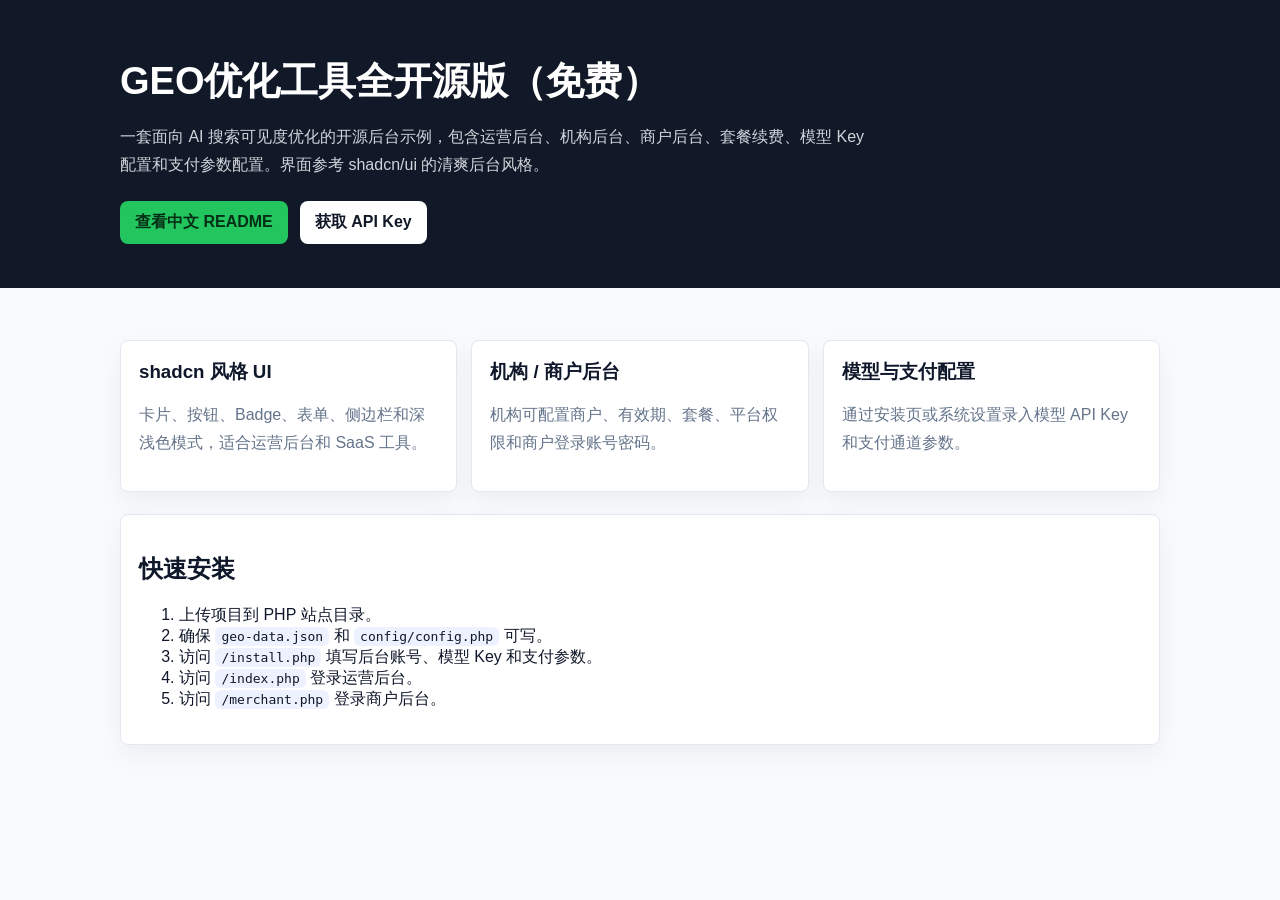
<file: docs/index.html>
﻿<!doctype html>
<html lang="zh-CN">
<head>
  <meta charset="utf-8" />
  <meta name="viewport" content="width=device-width,initial-scale=1" />
  <title>GEO优化工具全开源版（免费）</title>
  <style>
    :root { color-scheme: light; --bg:#f8fafc; --fg:#0f172a; --muted:#64748b; --card:#fff; --line:#e2e8f0; --primary:#111827; --accent:#16a34a; }
    body { margin:0; font-family: Inter, Arial, "Microsoft YaHei", sans-serif; background:var(--bg); color:var(--fg); }
    header { background:var(--primary); color:white; padding:56px 20px 44px; }
    .wrap { max-width:1040px; margin:auto; }
    h1 { font-size:38px; margin:0 0 12px; letter-spacing:0; }
    p { line-height:1.75; }
    .hero p { max-width:760px; color:#d1d5db; }
    .actions { display:flex; gap:12px; flex-wrap:wrap; margin-top:22px; }
    .btn { display:inline-flex; align-items:center; text-decoration:none; border-radius:8px; padding:11px 15px; font-weight:700; background:#22c55e; color:#052e16; }
    .btn.secondary { background:white; color:#111827; }
    main { padding:30px 20px 56px; }
    .grid { display:grid; grid-template-columns:repeat(3,1fr); gap:14px; margin:22px 0; }
    .card { background:var(--card); border:1px solid var(--line); border-radius:8px; padding:18px; box-shadow:0 10px 24px rgba(15,23,42,.05); }
    .card h3 { margin:0 0 8px; }
    .muted { color:var(--muted); }
    code { background:#eef2ff; padding:2px 6px; border-radius:6px; }
    @media (max-width:800px) { .grid { grid-template-columns:1fr; } h1 { font-size:30px; } }
  </style>
</head>
<body>
  <header><div class="wrap hero">
    <h1>GEO优化工具全开源版（免费）</h1>
    <p>一套面向 AI 搜索可见度优化的开源后台示例，包含运营后台、机构后台、商户后台、套餐续费、模型 Key 配置和支付参数配置。界面参考 shadcn/ui 的清爽后台风格。</p>
    <div class="actions">
      <a class="btn" href="../README.md">查看中文 README</a>
      <a class="btn secondary" href="key-guide.html">获取 API Key</a>
    </div>
  </div></header>
  <main class="wrap">
    <section class="grid">
      <article class="card"><h3>shadcn 风格 UI</h3><p class="muted">卡片、按钮、Badge、表单、侧边栏和深浅色模式，适合运营后台和 SaaS 工具。</p></article>
      <article class="card"><h3>机构 / 商户后台</h3><p class="muted">机构可配置商户、有效期、套餐、平台权限和商户登录账号密码。</p></article>
      <article class="card"><h3>模型与支付配置</h3><p class="muted">通过安装页或系统设置录入模型 API Key 和支付通道参数。</p></article>
    </section>
    <section class="card">
      <h2>快速安装</h2>
      <ol>
        <li>上传项目到 PHP 站点目录。</li>
        <li>确保 <code>geo-data.json</code> 和 <code>config/config.php</code> 可写。</li>
        <li>访问 <code>/install.php</code> 填写后台账号、模型 Key 和支付参数。</li>
        <li>访问 <code>/index.php</code> 登录运营后台。</li>
        <li>访问 <code>/merchant.php</code> 登录商户后台。</li>
      </ol>
    </section>
  </main>
</body>
</html>
</file>
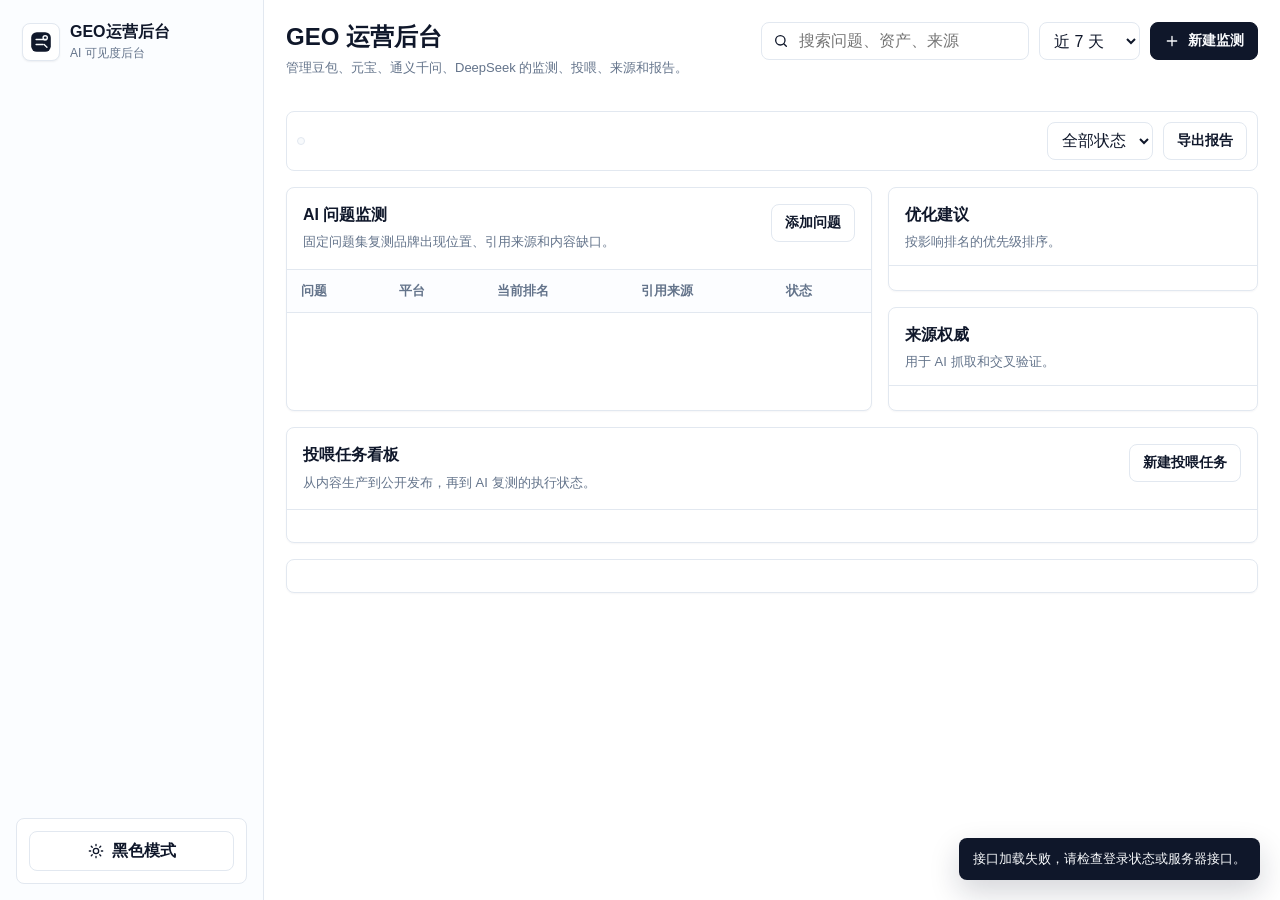
<file: dashboard.html>
<!doctype html>
<html lang="zh-CN">
<head>
  <meta charset="utf-8" />
  <meta name="viewport" content="width=device-width, initial-scale=1" />
  <title>GEO 运营后台</title>
  <link rel="stylesheet" href="./styles.css" />
</head>
<body>
  <div class="app">
    <aside class="sidebar">
      <div class="brand"><div class="brand-logo" aria-hidden="true"><svg viewBox="0 0 40 40" focusable="false"><rect x="6" y="6" width="28" height="28" rx="8"></rect><path d="M13 16.5h14M13 23.5h10"></path><path d="M24.5 23.5l4 4"></path><circle cx="26" cy="14" r="3"></circle></svg></div><div><strong>GEO运营后台</strong><span>AI 可见度后台</span></div></div>
      <nav class="sidebar-nav" id="sidebarNav"></nav>
      <div class="sidebar-footer theme-footer"><button class="theme-toggle" id="themeToggle" type="button" aria-label="&#x5207;&#x6362;&#x9ed1;&#x767d;&#x4e3b;&#x9898;"><svg viewBox="0 0 24 24" aria-hidden="true"><circle cx="12" cy="12" r="4"></circle><path d="M12 2v2M12 20v2M4.93 4.93l1.41 1.41M17.66 17.66l1.41 1.41M2 12h2M20 12h2M4.93 19.07l1.41-1.41M17.66 6.34l1.41-1.41"></path></svg><span id="themeToggleText">&#x9ed1;&#x8272;&#x6a21;&#x5f0f;</span></button></div>
    </aside>

    <main class="main">
      <header class="page-header">
        <div><h1 id="pageTitle">GEO 运营后台</h1><p id="pageDesc">管理豆包、元宝、通义千问、DeepSeek 的监测、投喂、来源和报告。</p></div>
        <div class="header-actions">
          <label class="input-shell search"><svg viewBox="0 0 24 24" aria-hidden="true"><circle cx="11" cy="11" r="7"></circle><path d="m20 20-3.5-3.5"></path></svg><input id="globalSearch" placeholder="搜索问题、资产、来源" /></label>
          <select class="select" id="dateRange"><option>近 7 天</option><option>近 30 天</option><option>本季度</option></select>
          <button class="btn btn-primary" id="newMonitorBtn"><svg viewBox="0 0 24 24" aria-hidden="true"><path d="M12 5v14M5 12h14"></path></svg>新建监测</button>
        </div>
      </header>

      <section class="stats-grid" id="statsGrid"></section>

      <section class="toolbar card flat">
        <div class="tabs" id="platformTabs"></div>
        <div class="toolbar-right"><select class="select" id="statusFilter"><option value="all">全部状态</option><option value="优化中">优化中</option><option value="已收录">已收录</option><option value="待修复">待修复</option></select><button class="btn btn-outline" id="exportBtn">导出报告</button></div>
      </section>

      <div class="content-grid">
        <section class="card table-card">
          <div class="card-header"><div><h2 id="primaryTitle">AI 问题监测</h2><p>固定问题集复测品牌出现位置、引用来源和内容缺口。</p></div><button class="btn btn-outline" id="addQuestionBtn">添加问题</button></div>
          <div class="table-wrap"><table><thead><tr><th>问题</th><th>平台</th><th>当前排名</th><th>引用来源</th><th>状态</th><th>负责人</th><th>截止时间</th><th></th></tr></thead><tbody id="monitorRows"></tbody></table></div>
        </section>

        <aside class="side-stack">
          <section class="card"><div class="card-header compact"><div><h2>优化建议</h2><p>按影响排名的优先级排序。</p></div></div><div class="suggestion-list" id="suggestionList"></div></section>
          <section class="card"><div class="card-header compact"><div><h2>来源权威</h2><p>用于 AI 抓取和交叉验证。</p></div></div><div class="source-list" id="sourceList"></div></section>
        </aside>
      </div>

      <section class="card">
        <div class="card-header"><div><h2>投喂任务看板</h2><p>从内容生产到公开发布，再到 AI 复测的执行状态。</p></div><button class="btn btn-outline" id="newTaskBtn">新建投喂任务</button></div>
        <div class="kanban" id="taskBoard"></div>
      </section>

      <section class="card module-panel" id="modulePanel"></section>
    </main>
  </div>

  <dialog class="dialog" id="taskDialog">
    <form class="dialog-content" method="dialog" id="taskForm">
      <div class="dialog-header"><div><h2 id="dialogTitle">新建监测</h2><p>把关键词、问题、来源和负责人纳入 GEO 周期管理。</p></div><button type="button" class="icon-btn" data-close>×</button></div>
      <div class="field-grid"><label class="field"><span>标题</span><input name="title" required placeholder="例如：监测品牌词在豆包的回答位置" /></label><label class="field"><span>平台</span><select name="platform"><option>豆包</option><option>元宝</option><option>千问</option><option>DeepSeek</option><option>百度搜索 / 百科</option></select></label><label class="field"><span>类型</span><select name="type"><option>AI 监测</option><option>官网文章</option><option>百度词条</option><option>新闻稿</option><option>FAQ 问答页</option><option>案例页</option></select></label><label class="field"><span>负责人</span><input name="owner" placeholder="运营负责人" /></label></div>
      <label class="field"><span>关键词 / 用户问题</span><textarea name="note" rows="4" placeholder="输入需要覆盖的问题、内容证据或投喂说明"></textarea></label>
      <div class="dialog-footer"><button type="button" class="btn btn-outline" data-close>取消</button><button class="btn btn-primary">保存</button></div>
    </form>
  </dialog>

  <div class="toast" id="toast"></div>
  <script src="./app.js?v=1782698229"></script>
</body>
</html>
</file>
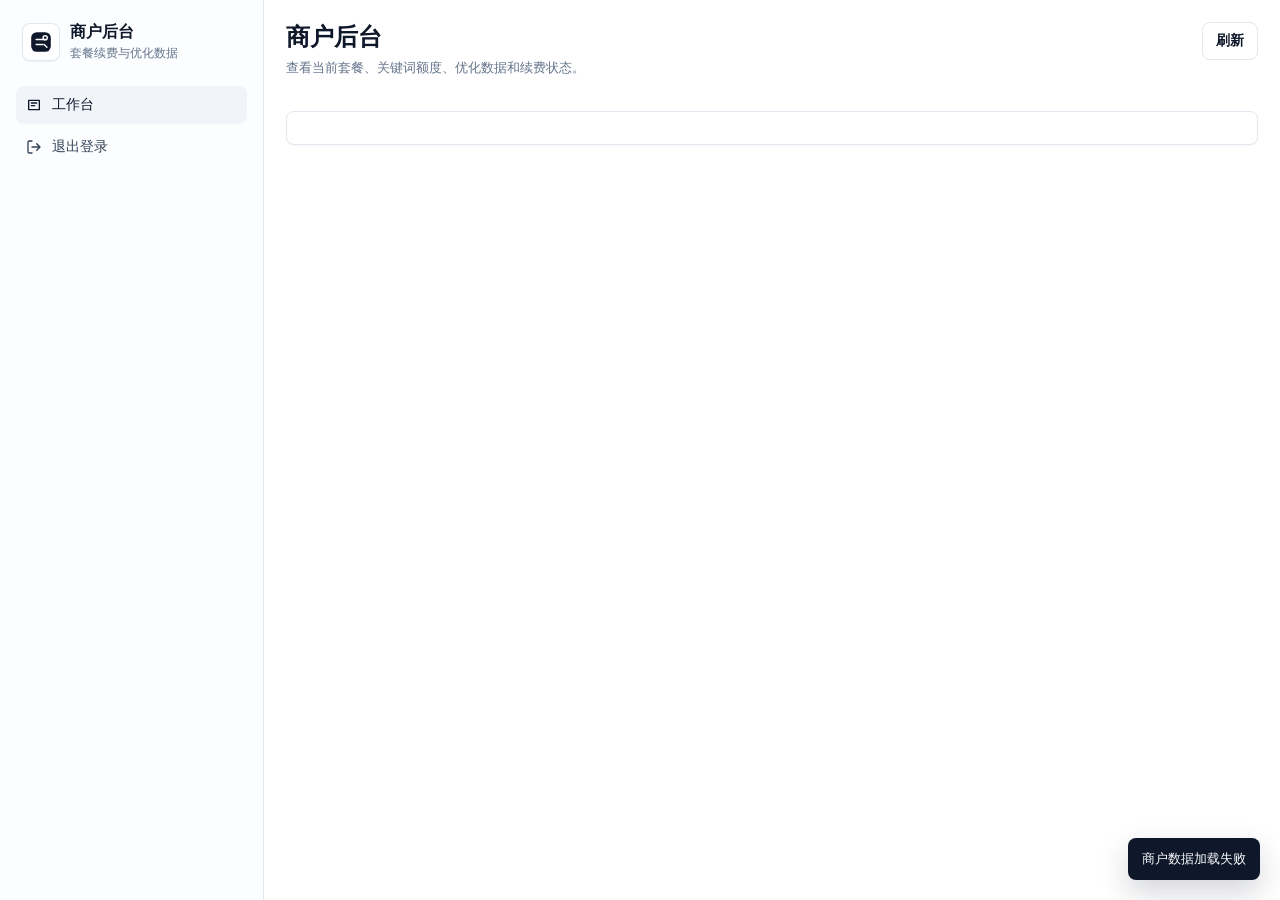
<file: merchant-dashboard.html>
<!doctype html><html lang="zh-CN"><head><meta charset="utf-8"><meta name="viewport" content="width=device-width,initial-scale=1"><title>&#x5546;&#x6237;&#x540e;&#x53f0;</title><link rel="stylesheet" href="./styles.css"></head><body><div class="app merchant-app"><aside class="sidebar"><div class="brand"><div class="brand-logo" aria-hidden="true"><svg viewBox="0 0 40 40"><rect x="6" y="6" width="28" height="28" rx="8"></rect><path d="M13 16.5h14M13 23.5h10"></path><path d="M24.5 23.5l4 4"></path><circle cx="26" cy="14" r="3"></circle></svg></div><div><strong>&#x5546;&#x6237;&#x540e;&#x53f0;</strong><span>&#x5957;&#x9910;&#x7eed;&#x8d39;&#x4e0e;&#x4f18;&#x5316;&#x6570;&#x636e;</span></div></div><nav class="sidebar-nav"><button class="nav-btn active"><svg viewBox="0 0 24 24"><path d="M4 5h16v14H4zM8 9h8M8 13h5"></path></svg>&#x5de5;&#x4f5c;&#x53f0;</button><button class="nav-btn" id="logoutBtn"><svg viewBox="0 0 24 24"><path d="M9 21H5a2 2 0 0 1-2-2V5a2 2 0 0 1 2-2h4M16 17l5-5-5-5M21 12H9"></path></svg>&#x9000;&#x51fa;&#x767b;&#x5f55;</button></nav></aside><main class="main"><header class="page-header"><div><h1 id="merchantName">&#x5546;&#x6237;&#x540e;&#x53f0;</h1><p id="merchantDesc">&#x67e5;&#x770b;&#x5f53;&#x524d;&#x5957;&#x9910;&#x3001;&#x5173;&#x952e;&#x8bcd;&#x989d;&#x5ea6;&#x3001;&#x4f18;&#x5316;&#x6570;&#x636e;&#x548c;&#x7eed;&#x8d39;&#x72b6;&#x6001;&#x3002;</p></div><div class="header-actions"><button class="btn btn-outline" id="refreshBtn">&#x5237;&#x65b0;</button></div></header><section class="stats-grid" id="merchantStats"></section><section class="card module-panel" id="merchantPanel"></section></main></div><div class="toast" id="toast"></div><script src="./merchant.js?v=1782661472"></script></body></html>
</file>
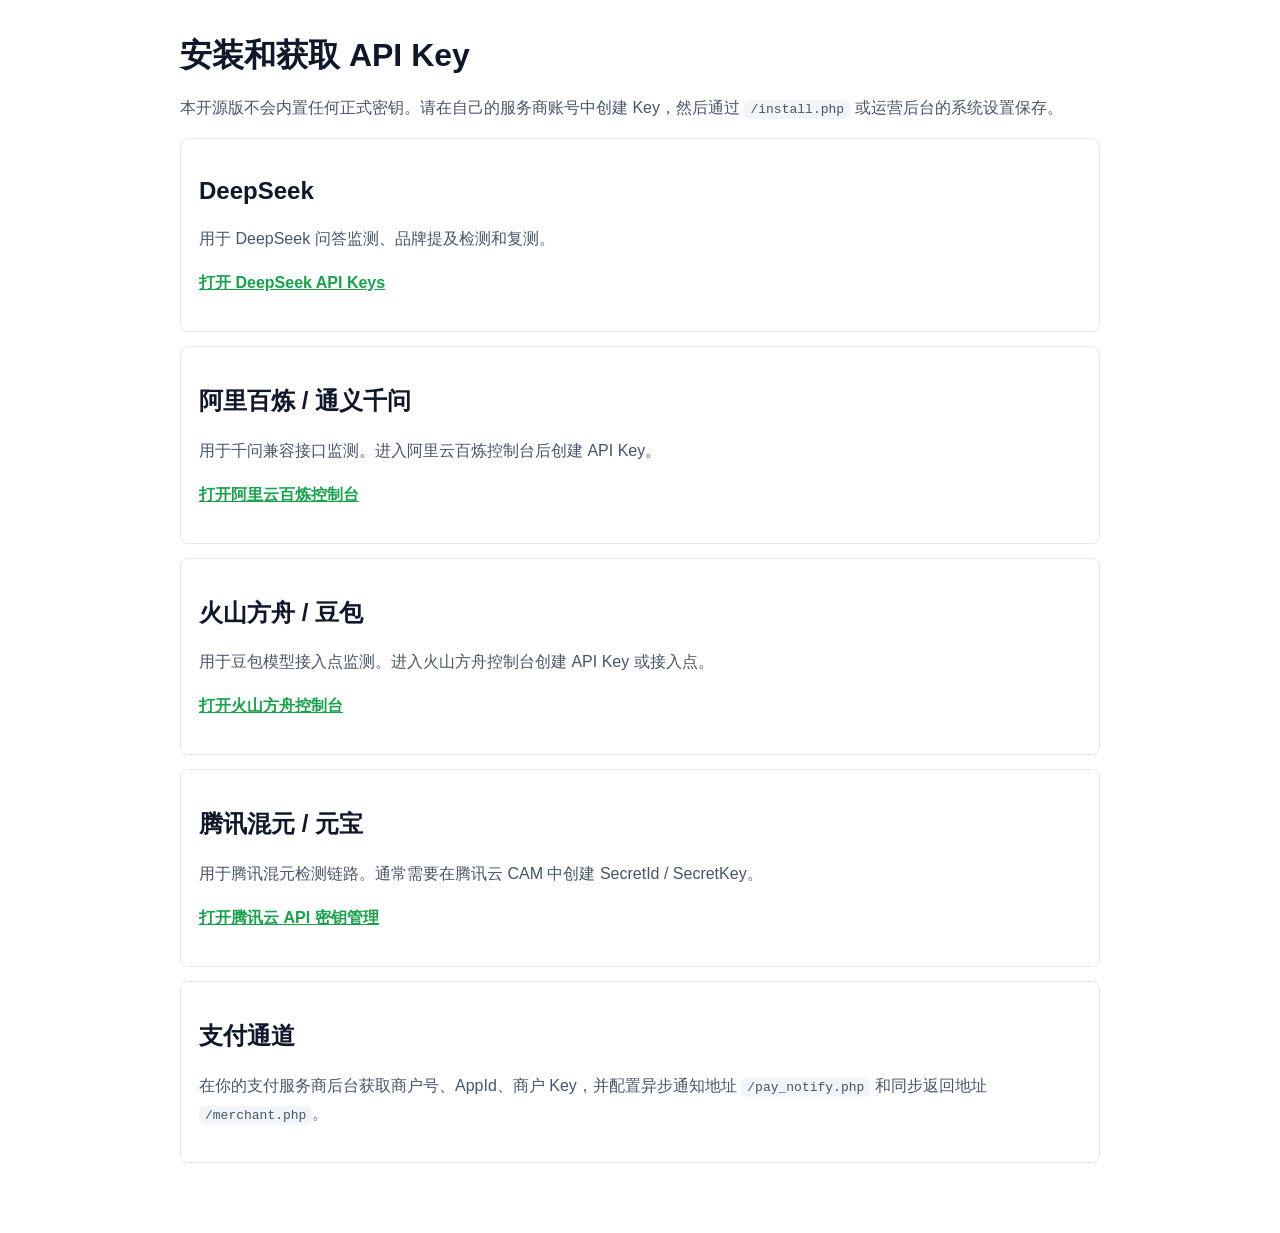
<file: docs/key-guide.html>
﻿<!doctype html>
<html lang="zh-CN">
<head>
  <meta charset="utf-8" />
  <meta name="viewport" content="width=device-width,initial-scale=1" />
  <title>安装和获取 Key - GEO优化工具全开源版（免费）</title>
  <style>
    body { margin:0; font-family: Inter, Arial, "Microsoft YaHei", sans-serif; color:#0f172a; background:#fff; }
    main { max-width:920px; margin:auto; padding:34px 20px 56px; }
    h1 { font-size:32px; margin:0 0 10px; }
    p { line-height:1.75; color:#475569; }
    section { border:1px solid #e2e8f0; border-radius:8px; padding:18px; margin:14px 0; }
    a { color:#16a34a; font-weight:700; }
    code { background:#f1f5f9; padding:2px 6px; border-radius:6px; }
  </style>
</head>
<body>
  <main>
    <h1>安装和获取 API Key</h1>
    <p>本开源版不会内置任何正式密钥。请在自己的服务商账号中创建 Key，然后通过 <code>/install.php</code> 或运营后台的系统设置保存。</p>

    <section>
      <h2>DeepSeek</h2>
      <p>用于 DeepSeek 问答监测、品牌提及检测和复测。</p>
      <p><a href="https://platform.deepseek.com/api_keys" target="_blank" rel="noreferrer">打开 DeepSeek API Keys</a></p>
    </section>

    <section>
      <h2>阿里百炼 / 通义千问</h2>
      <p>用于千问兼容接口监测。进入阿里云百炼控制台后创建 API Key。</p>
      <p><a href="https://bailian.console.aliyun.com/" target="_blank" rel="noreferrer">打开阿里云百炼控制台</a></p>
    </section>

    <section>
      <h2>火山方舟 / 豆包</h2>
      <p>用于豆包模型接入点监测。进入火山方舟控制台创建 API Key 或接入点。</p>
      <p><a href="https://console.volcengine.com/ark/" target="_blank" rel="noreferrer">打开火山方舟控制台</a></p>
    </section>

    <section>
      <h2>腾讯混元 / 元宝</h2>
      <p>用于腾讯混元检测链路。通常需要在腾讯云 CAM 中创建 SecretId / SecretKey。</p>
      <p><a href="https://console.cloud.tencent.com/cam/capi" target="_blank" rel="noreferrer">打开腾讯云 API 密钥管理</a></p>
    </section>

    <section>
      <h2>支付通道</h2>
      <p>在你的支付服务商后台获取商户号、AppId、商户 Key，并配置异步通知地址 <code>/pay_notify.php</code> 和同步返回地址 <code>/merchant.php</code>。</p>
    </section>
  </main>
</body>
</html>
</file>
<file: styles.css>
:root{--background:#fff;--foreground:#0f172a;--card:#fff;--card-foreground:#0f172a;--muted:#f8fafc;--muted-foreground:#64748b;--popover:#fff;--primary:#0f172a;--primary-foreground:#f8fafc;--secondary:#f1f5f9;--secondary-foreground:#0f172a;--accent:#f1f5f9;--accent-foreground:#0f172a;--destructive:#dc2626;--border:#e2e8f0;--input:#e2e8f0;--ring:#94a3b8;--sidebar:#fbfdff;--surface:#fcfdff;--radius:8px;--success:#15803d;--warning:#b45309;--info:#0369a1;font-family:"Microsoft YaHei","PingFang SC","Segoe UI",Arial,sans-serif}html[data-theme="dark"]{--background:#020617;--foreground:#f8fafc;--card:#0f172a;--card-foreground:#f8fafc;--muted:#111827;--muted-foreground:#94a3b8;--popover:#0f172a;--primary:#f8fafc;--primary-foreground:#020617;--secondary:#1e293b;--secondary-foreground:#f8fafc;--accent:#1e293b;--accent-foreground:#f8fafc;--destructive:#f87171;--border:#1e293b;--input:#334155;--ring:#64748b;--sidebar:#020617;--surface:#0b1220;--success:#86efac;--warning:#fbbf24;--info:#7dd3fc}html[data-theme="dark"] .badge-success{background:#052e16}html[data-theme="dark"] .badge-warning{background:#422006}html[data-theme="dark"] .badge-danger{background:#450a0a}html[data-theme="dark"] .badge-info{background:#082f49}*{box-sizing:border-box}body{margin:0;background:var(--background);color:var(--foreground)}button,input,select,textarea{font:inherit}button{cursor:pointer}.app{min-height:100vh;display:grid;grid-template-columns:264px minmax(0,1fr)}.sidebar{position:sticky;top:0;height:100vh;border-right:1px solid var(--border);background:var(--sidebar);padding:16px;display:flex;flex-direction:column;gap:18px}.brand{display:flex;align-items:center;gap:10px;padding:6px}.brand-icon{display:grid;place-items:center;size:36px;width:36px;height:36px;border-radius:var(--radius);background:var(--primary);color:var(--primary-foreground);font-weight:800}.brand strong,.brand span{display:block}.brand span{margin-top:2px;color:var(--muted-foreground);font-size:12px}.sidebar-nav{display:flex;flex-direction:column;gap:4px}.nav-btn{width:100%;min-height:38px;border:0;border-radius:var(--radius);background:transparent;color:#334155;display:flex;align-items:center;gap:10px;padding:0 10px;text-align:left;font-size:14px}.nav-btn svg,.btn svg,.search svg{width:16px;height:16px;fill:none;stroke:currentColor;stroke-width:2;stroke-linecap:round;stroke-linejoin:round}.nav-btn.active,.nav-btn:hover{background:var(--accent);color:var(--accent-foreground)}.sidebar-footer{margin-top:auto;border:1px solid var(--border);border-radius:var(--radius);padding:12px;background:var(--card)}.sidebar-footer p{margin:10px 0 0;color:var(--muted-foreground);font-size:12px;line-height:1.65}.main{min-width:0;padding:22px;display:flex;flex-direction:column;gap:16px}.page-header{display:flex;align-items:flex-start;justify-content:space-between;gap:16px}.page-header h1{margin:0;font-size:24px;line-height:1.25;letter-spacing:0}.page-header p,.card-header p{margin:6px 0 0;color:var(--muted-foreground);font-size:13px;line-height:1.6}.header-actions{display:flex;align-items:center;gap:10px;flex-wrap:wrap;justify-content:flex-end}.input-shell{height:38px;border:1px solid var(--input);border-radius:var(--radius);background:var(--background);display:flex;align-items:center;gap:8px;padding:0 11px}.input-shell input{border:0;outline:0;background:transparent;min-width:220px}.select,input,textarea{border:1px solid var(--input);border-radius:var(--radius);background:var(--background);color:var(--foreground)}.select{height:38px;padding:0 10px}.btn{min-height:38px;border:1px solid transparent;border-radius:var(--radius);display:inline-flex;align-items:center;justify-content:center;gap:8px;padding:0 13px;background:var(--background);color:var(--foreground);font-size:14px;font-weight:600}.btn-primary{background:var(--primary);color:var(--primary-foreground);border-color:var(--primary)}.btn-outline{border-color:var(--border);background:var(--background)}.btn-ghost{border-color:transparent;background:transparent}.icon-btn{width:34px;height:34px;border:1px solid var(--border);border-radius:var(--radius);background:var(--background);font-size:20px}.card{border:1px solid var(--border);border-radius:var(--radius);background:var(--card);box-shadow:0 1px 2px rgba(15,23,42,.04)}.flat{box-shadow:none}.card-header{display:flex;align-items:flex-start;justify-content:space-between;gap:14px;padding:16px;border-bottom:1px solid var(--border)}.card-header.compact{padding-bottom:12px}.card-header h2{margin:0;font-size:16px;line-height:1.4;letter-spacing:0}.stats-grid{display:grid;grid-template-columns:repeat(4,minmax(0,1fr));gap:12px}.stat-card{padding:15px}.stat-top{display:flex;align-items:center;justify-content:space-between;color:var(--muted-foreground);font-size:13px}.stat-card strong{display:block;margin-top:12px;font-size:28px;line-height:1}.stat-card p{margin:8px 0 0;color:var(--muted-foreground);font-size:12px}.badge{display:inline-flex;align-items:center;gap:4px;border-radius:999px;padding:3px 8px;font-size:12px;font-weight:700;white-space:nowrap}.badge-outline{border:1px solid var(--border);background:var(--background);color:var(--foreground)}.badge-secondary{background:var(--secondary);color:var(--secondary-foreground)}.badge-success{background:#dcfce7;color:var(--success)}.badge-warning{background:#fef3c7;color:var(--warning)}.badge-danger{background:#fee2e2;color:var(--destructive)}.badge-info{background:#e0f2fe;color:var(--info)}.toolbar{display:flex;align-items:center;justify-content:space-between;gap:12px;padding:10px}.toolbar-right{display:flex;align-items:center;gap:10px}.tabs{display:flex;align-items:center;gap:4px;border:1px solid var(--border);background:var(--muted);border-radius:var(--radius);padding:3px;overflow:auto}.tab{height:32px;border:0;border-radius:6px;background:transparent;color:var(--muted-foreground);padding:0 12px;font-weight:600;white-space:nowrap}.tab.active{background:var(--background);color:var(--foreground);box-shadow:0 1px 2px rgba(15,23,42,.08)}.content-grid{display:grid;grid-template-columns:minmax(0,1.5fr) 370px;gap:16px}.side-stack{display:flex;flex-direction:column;gap:16px}.table-wrap{overflow:auto}table{width:100%;border-collapse:collapse;min-width:900px}th,td{padding:12px 14px;border-bottom:1px solid var(--border);text-align:left;font-size:13px;vertical-align:middle}th{color:var(--muted-foreground);font-weight:700;background:var(--surface)}td strong{display:block;font-size:13px}td small{display:block;margin-top:4px;color:var(--muted-foreground)}.rank{font-weight:800}.row-actions{display:flex;gap:6px}.suggestion-list,.source-list{padding:12px;display:flex;flex-direction:column;gap:10px}.suggestion-item,.source-item{border:1px solid var(--border);border-radius:var(--radius);padding:11px;background:var(--surface)}.suggestion-item div,.source-item div{display:flex;align-items:center;justify-content:space-between;gap:8px}.suggestion-item strong,.source-item strong{font-size:13px}.suggestion-item p,.source-item p{margin:6px 0 0;color:var(--muted-foreground);font-size:12px;line-height:1.6}.kanban{display:grid;grid-template-columns:repeat(4,minmax(0,1fr));gap:12px;padding:16px}.lane{border:1px solid var(--border);border-radius:var(--radius);background:var(--surface);min-height:190px}.lane-head{display:flex;align-items:center;justify-content:space-between;padding:11px 12px;border-bottom:1px solid var(--border)}.lane-head strong{font-size:13px}.task-card{margin:10px;padding:11px;border:1px solid var(--border);border-radius:var(--radius);background:var(--card)}.task-card strong{display:block;font-size:13px;line-height:1.45}.task-card p{margin:6px 0 10px;color:var(--muted-foreground);font-size:12px;line-height:1.55}.task-meta{display:flex;align-items:center;justify-content:space-between;gap:8px;color:var(--muted-foreground);font-size:12px}.module-panel{padding:16px}.module-grid{display:grid;grid-template-columns:repeat(3,minmax(0,1fr));gap:12px}.module-card{border:1px solid var(--border);border-radius:var(--radius);padding:14px;background:var(--surface)}.module-card strong{font-size:14px}.module-card p{margin:8px 0 12px;color:var(--muted-foreground);font-size:12px;line-height:1.6}.progress{height:8px;border-radius:999px;overflow:hidden;background:var(--secondary)}.progress span{display:block;height:100%;width:var(--value);background:var(--primary)}.dialog{width:min(640px,calc(100vw - 28px));border:0;border-radius:var(--radius);box-shadow:0 24px 70px rgba(15,23,42,.22);padding:0}.dialog::backdrop{background:rgba(15,23,42,.42)}.dialog-content{padding:18px;display:flex;flex-direction:column;gap:14px}.dialog-header,.dialog-footer{display:flex;align-items:flex-start;justify-content:space-between;gap:12px}.dialog-header h2{margin:0;font-size:18px}.dialog-header p{margin:6px 0 0;color:var(--muted-foreground);font-size:13px}.field-grid{display:grid;grid-template-columns:1fr 1fr;gap:12px}.field{display:flex;flex-direction:column;gap:7px;color:var(--muted-foreground);font-size:13px;font-weight:650}.field input,.field select,.field textarea{padding:9px 10px;color:var(--foreground);outline:0}.field textarea{resize:vertical}.toast{position:fixed;right:20px;bottom:20px;background:var(--primary);color:var(--primary-foreground);border-radius:var(--radius);padding:12px 14px;box-shadow:0 12px 30px rgba(15,23,42,.18);opacity:0;transform:translateY(12px);transition:.18s ease;font-size:13px;pointer-events:none}.toast.show{opacity:1;transform:translateY(0)}@media(max-width:1180px){.app{grid-template-columns:1fr}.sidebar{position:static;height:auto}.sidebar-nav{display:grid;grid-template-columns:repeat(4,minmax(0,1fr))}.sidebar-footer{display:none}.content-grid{grid-template-columns:1fr}.stats-grid,.kanban,.module-grid{grid-template-columns:repeat(2,minmax(0,1fr))}}@media(max-width:720px){.main{padding:14px}.page-header,.toolbar{align-items:stretch;flex-direction:column}.header-actions,.toolbar-right{justify-content:stretch}.header-actions>*{flex:1}.input-shell input{min-width:0}.sidebar-nav,.stats-grid,.kanban,.module-grid,.field-grid{grid-template-columns:1fr}.card-header{align-items:stretch;flex-direction:column}.btn{width:100%}}
.brand-logo{display:grid;place-items:center;width:38px;height:38px;border:1px solid var(--border);border-radius:var(--radius);background:var(--background);box-shadow:0 1px 2px rgba(15,23,42,.06)}.brand-logo svg{width:28px;height:28px}.brand-logo rect{fill:var(--primary)}.brand-logo path,.brand-logo circle{fill:none;stroke:var(--primary-foreground);stroke-width:2;stroke-linecap:round;stroke-linejoin:round}

.theme-footer{margin-top:auto}.theme-toggle{width:100%;min-height:40px;border:1px solid var(--border);border-radius:var(--radius);background:var(--card);color:var(--foreground);display:flex;align-items:center;justify-content:center;gap:8px;font-weight:700}.theme-toggle:hover{background:var(--accent);color:var(--accent-foreground)}.theme-toggle svg{width:16px;height:16px;fill:none;stroke:currentColor;stroke-width:2;stroke-linecap:round;stroke-linejoin:round}


.business-grid{display:grid;grid-template-columns:repeat(2,minmax(0,1fr));gap:14px;padding:16px}.business-card{border:1px solid var(--border);border-radius:var(--radius);background:var(--surface);padding:14px}.section-title{display:flex;align-items:flex-start;justify-content:space-between;gap:12px;margin-bottom:12px}.section-title h3{margin:0;font-size:15px}.section-title p{margin:5px 0 0;color:var(--muted-foreground);font-size:12px;line-height:1.55}.business-form{display:flex;flex-direction:column;gap:12px}.plan-grid{display:grid;grid-template-columns:repeat(3,minmax(0,1fr));gap:12px;padding:0 16px 16px}.plan-card,.metric-card{border:1px solid var(--border);border-radius:var(--radius);background:var(--card);padding:14px}.plan-card>div:first-child{display:flex;align-items:center;justify-content:space-between;gap:10px}.plan-card strong{font-size:15px}.plan-card p,.metric-card p{color:var(--muted-foreground);font-size:12px;line-height:1.6;margin:8px 0}.plan-price{font-size:24px;font-weight:800;line-height:1.1;margin:12px 0;color:var(--foreground)}.plan-price span{font-size:12px;color:var(--muted-foreground);font-weight:650}.merchant-list{padding:0 16px 16px;display:flex;flex-direction:column;gap:8px}.merchant-row{display:grid;grid-template-columns:minmax(220px,1fr) repeat(5,minmax(90px,auto));align-items:center;gap:12px;border:1px solid var(--border);border-radius:var(--radius);background:var(--card);padding:11px 12px;font-size:13px}.merchant-row p{margin:4px 0 0;color:var(--muted-foreground);font-size:12px}.merchant-summary{display:grid;grid-template-columns:1.2fr repeat(4,minmax(0,1fr));gap:12px;padding:16px}.metric-card{position:relative;min-height:132px}.metric-card span{color:var(--muted-foreground);font-size:12px;font-weight:700}.metric-card strong{display:block;font-size:25px;margin:12px 0 4px}.metric-card em{position:absolute;right:12px;top:12px;font-style:normal;color:var(--success);font-weight:800;font-size:12px}.empty-note{margin:0;color:var(--muted-foreground);font-size:13px}.provider-config-grid{grid-template-columns:repeat(2,minmax(0,1fr))}@media(max-width:1180px){.business-grid,.plan-grid,.merchant-summary{grid-template-columns:repeat(2,minmax(0,1fr))}.merchant-row{grid-template-columns:1fr 1fr}}@media(max-width:720px){.business-grid,.plan-grid,.merchant-summary,.provider-config-grid{grid-template-columns:1fr}.merchant-row{grid-template-columns:1fr}.plan-card .btn{width:100%}}
</file>
